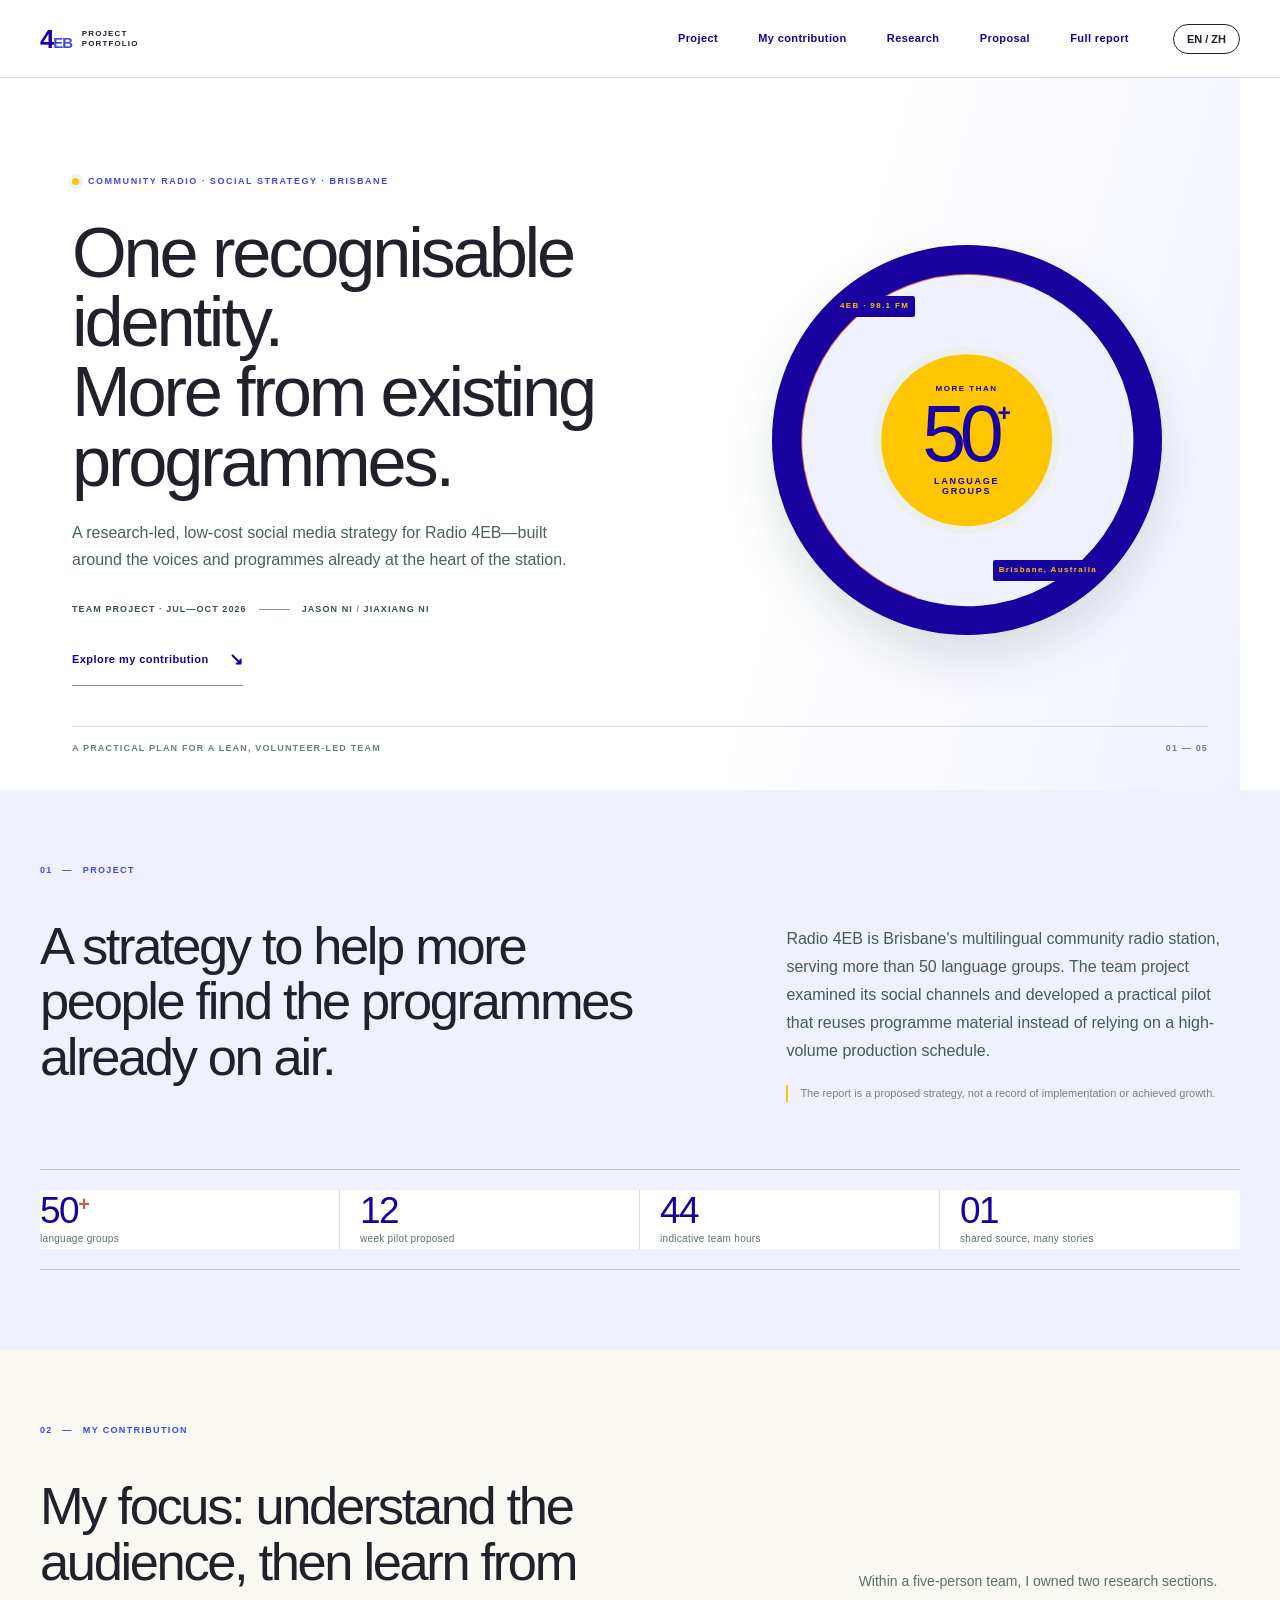
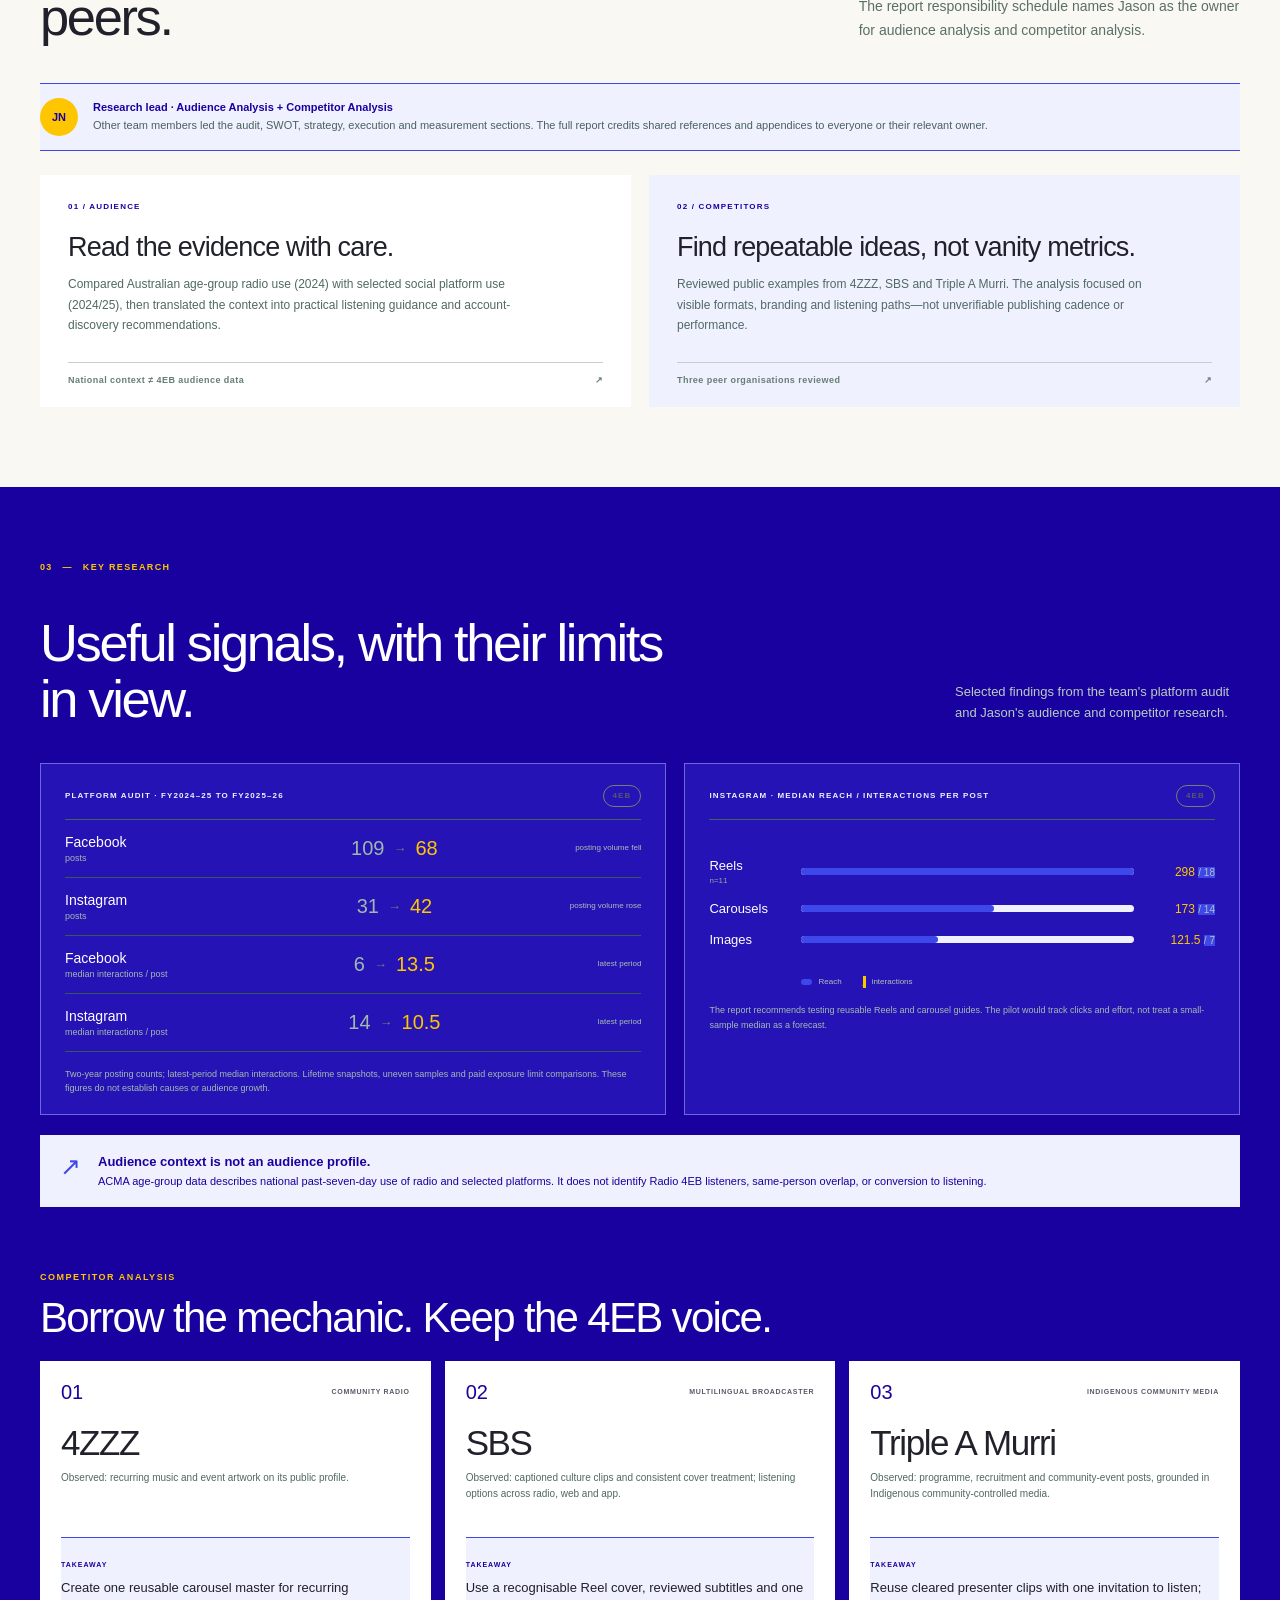
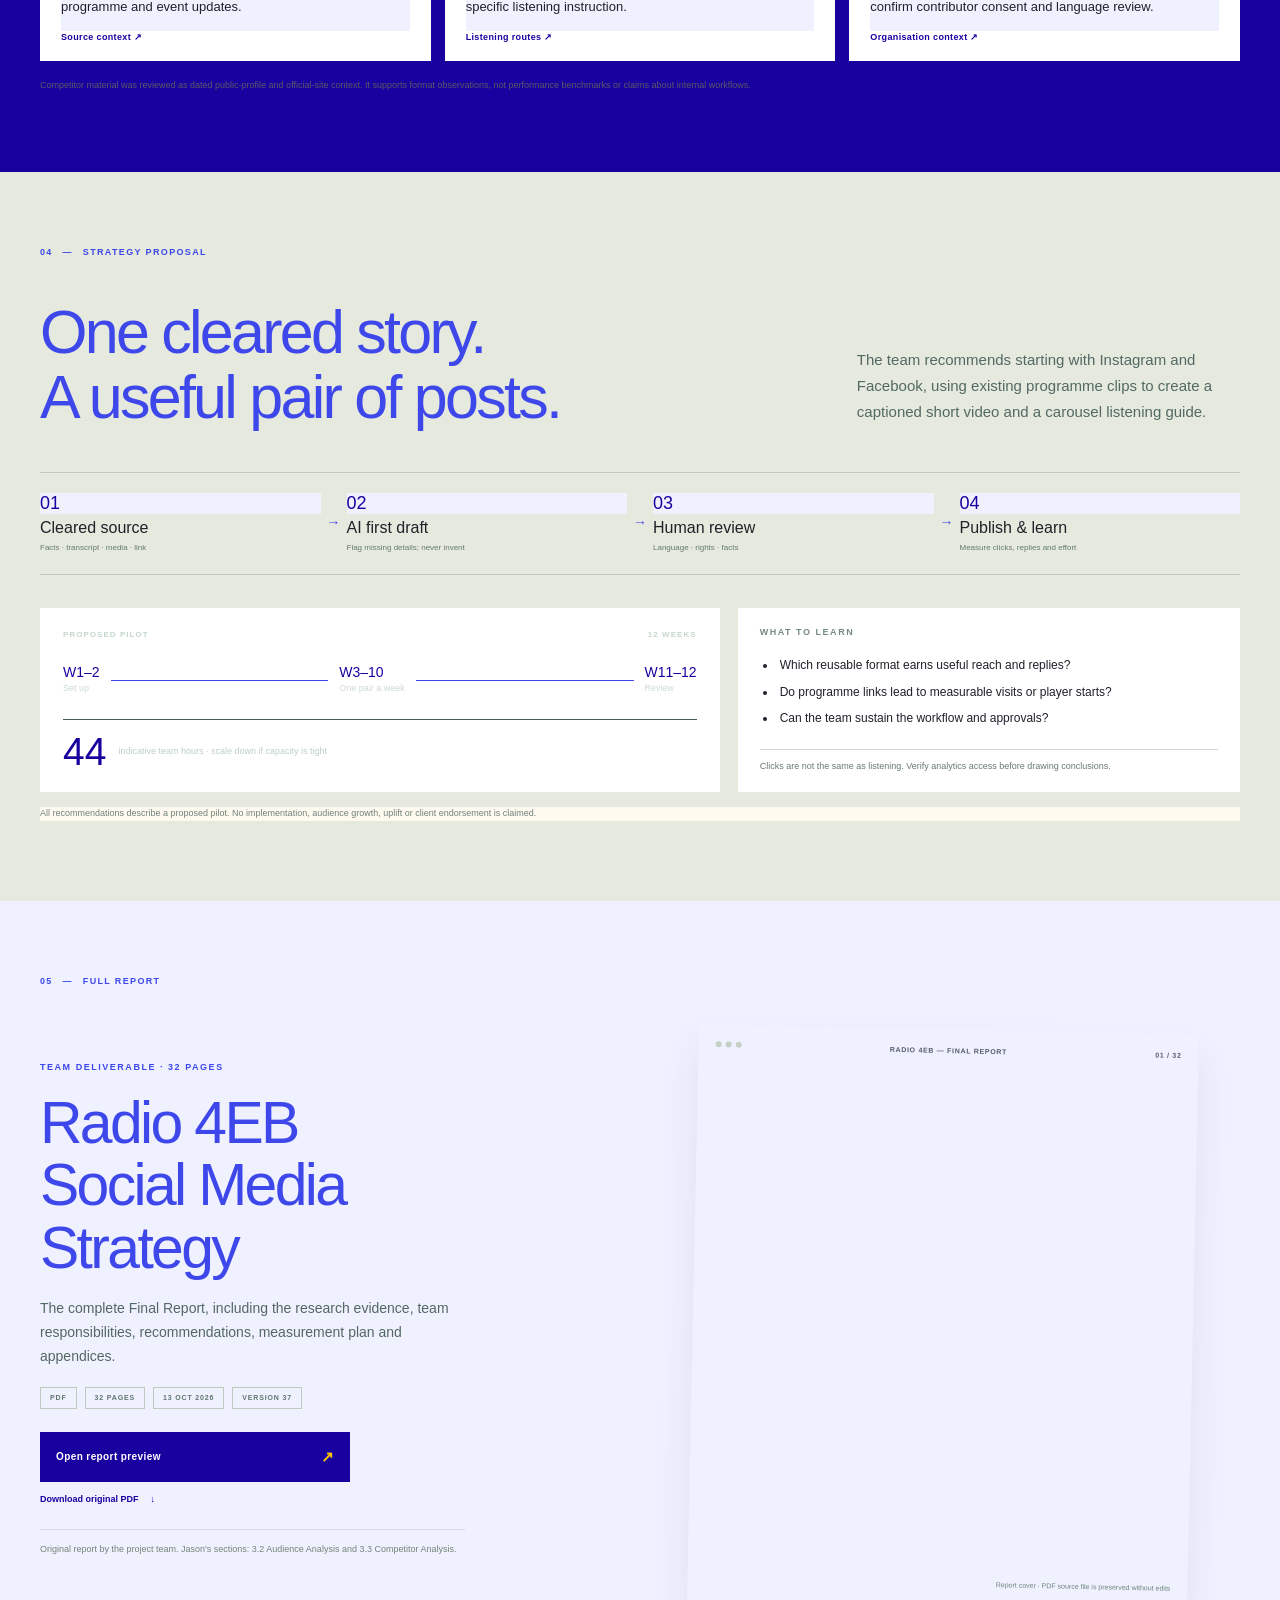
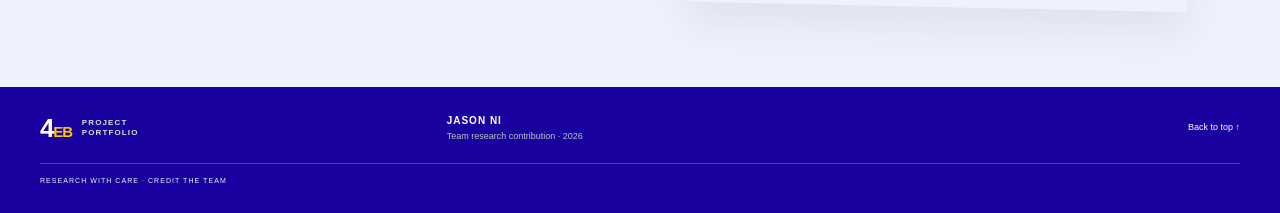
<file: index.html>
<!doctype html>
<html lang="en">
<head>
  <meta charset="utf-8">
  <meta name="viewport" content="width=device-width, initial-scale=1">
  <meta name="theme-color" content="#f4f0e7">
  <meta name="description" content="A team social media strategy for Radio 4EB, with Jason Ni's audience and competitor research contributions.">
  <title>Radio 4EB — Strategy Portfolio | Jason Ni</title>
  <link rel="stylesheet" href="assets/site.css?v=20261020-5">
  <script src="assets/site.js?v=20261020-5" defer></script>
</head>
<body>
  <a class="skip-link" href="#main" data-en="Skip to content" data-zh="跳到正文">Skip to content</a>
  <header class="site-header">
    <a class="wordmark" href="#top" aria-label="Radio 4EB portfolio home"><span class="wordmark-icon">4<span>EB</span></span><span class="wordmark-label">PROJECT<br>PORTFOLIO</span></a>
    <nav class="primary-nav" aria-label="Main navigation">
      <a href="#project" data-en="Project" data-zh="项目">Project</a>
      <a href="#contribution" data-en="My contribution" data-zh="个人贡献">My contribution</a>
      <a href="#research" data-en="Research" data-zh="研究">Research</a>
      <a href="#proposal" data-en="Proposal" data-zh="策略建议">Proposal</a>
      <a href="#report" data-en="Full report" data-zh="完整报告">Full report</a>
    </nav>
    <button class="language-toggle" type="button" aria-label="切换到中文" aria-pressed="false">中文</button>
  </header>

  <main id="main">
    <section class="hero" id="top" aria-labelledby="hero-title">
      <div class="hero-copy">
        <p class="eyebrow"><span class="live-dot"></span><span data-en="COMMUNITY RADIO · SOCIAL STRATEGY · BRISBANE" data-zh="社区广播 · 社交媒体策略 · 布里斯班">COMMUNITY RADIO · SOCIAL STRATEGY · BRISBANE</span></p>
        <h1 id="hero-title" data-en="One recognisable identity.<br>More from existing programmes." data-zh="统一的品牌识别。<br>让现有节目内容发挥更多价值。">One recognisable identity.<br>More from existing programmes.</h1>
        <p class="hero-deck" data-en="A research-led, low-cost social media strategy for Radio 4EB—built around the voices and programmes already at the heart of the station." data-zh="一份以研究为基础、注重低成本的 Radio 4EB 社交媒体策略，围绕电台已有的节目与声音展开。">A research-led, low-cost social media strategy for Radio 4EB—built around the voices and programmes already at the heart of the station.</p>
        <div class="hero-meta"><span data-en="TEAM PROJECT · JUL—OCT 2026" data-zh="团队项目 · 2026年7月至10月">TEAM PROJECT · JUL—OCT 2026</span><span class="meta-rule"></span><span>JASON NI <span class="muted">/</span> JIAXIANG NI</span></div>
        <a class="text-link" href="#contribution"><span data-en="Explore my contribution" data-zh="了解我的个人贡献">Explore my contribution</span><span aria-hidden="true">↘</span></a>
      </div>
      <div class="hero-art" aria-label="Abstract radio dial illustration" role="img">
        <div class="art-orbit orbit-one"></div><div class="art-orbit orbit-two"></div><div class="art-orbit orbit-three"></div>
        <div class="signal signal-a"></div><div class="signal signal-b"></div><div class="signal signal-c"></div>
        <div class="dial-center"><span class="dial-kicker">MORE THAN</span><strong>50<span>+</span></strong><span class="dial-caption" data-en="LANGUAGE<br>GROUPS" data-zh="多语言<br>社群">LANGUAGE<br>GROUPS</span></div>
        <span class="art-note note-top">4EB · 98.1 FM</span><span class="art-note note-bottom" data-en="Brisbane, Australia" data-zh="澳大利亚·布里斯班">Brisbane, Australia</span>
      </div>
      <div class="hero-footer"><span data-en="A practical plan for a lean, volunteer-led team" data-zh="为精简的志愿者团队制定的可执行方案">A practical plan for a lean, volunteer-led team</span><span>01 — 05</span></div>
    </section>

    <section class="intro section-pad" id="project">
      <div class="section-index">01 <span>—</span> <span data-en="PROJECT" data-zh="项目背景">PROJECT</span></div>
      <div class="intro-grid">
        <h2 data-en="A strategy to help more people find the programmes already on air." data-zh="让更多人发现电台已有节目的社交媒体策略。">A strategy to help more people find the programmes already on air.</h2>
        <div class="intro-body"><p data-en="Radio 4EB is Brisbane's multilingual community radio station, serving more than 50 language groups. The team project examined its social channels and developed a practical pilot that reuses programme material instead of relying on a high-volume production schedule." data-zh="Radio 4EB 是布里斯班的多语言社区电台，服务 50 多个语言社群。团队项目研究其社交媒体渠道，并提出一项可执行的试点方案：复用现有节目素材，而非依赖高频制作。">Radio 4EB is Brisbane's multilingual community radio station, serving more than 50 language groups. The team project examined its social channels and developed a practical pilot that reuses programme material instead of relying on a high-volume production schedule.</p><p class="fine-print" data-en="The report is a proposed strategy, not a record of implementation or achieved growth." data-zh="报告内容为策略建议，并非已实施项目或已实现增长业绩。">The report is a proposed strategy, not a record of implementation or achieved growth.</p></div>
      </div>
      <div class="fact-strip"><div><span class="fact-number">50<span>+</span></span><span data-en="language groups" data-zh="个语言社群">language groups</span></div><div><span class="fact-number">12</span><span data-en="week pilot proposed" data-zh="周试点方案">week pilot proposed</span></div><div><span class="fact-number">44</span><span data-en="indicative team hours" data-zh="团队预估工时">indicative team hours</span></div><div><span class="fact-number">01</span><span data-en="shared source, many stories" data-zh="一份素材，多种故事">shared source, many stories</span></div></div>
    </section>

    <section class="contribution section-pad" id="contribution">
      <div class="section-index">02 <span>—</span> <span data-en="MY CONTRIBUTION" data-zh="个人贡献">MY CONTRIBUTION</span></div>
      <div class="contribution-heading"><h2 data-en="My focus: understand the audience, then learn from peers." data-zh="我的重点：理解受众，再从同类机构中学习。">My focus: understand the audience, then learn from peers.</h2><p data-en="Within a five-person team, I owned two research sections. The report responsibility schedule names Jason as the owner for audience analysis and competitor analysis." data-zh="在五人团队中，我负责两项研究章节。报告分工表列明 Jason 负责受众分析与竞品分析。">Within a five-person team, I owned two research sections. The report responsibility schedule names Jason as the owner for audience analysis and competitor analysis.</p></div>
      <div class="ownership-note"><span class="ownership-mark">JN</span><p><strong data-en="Research lead · Audience Analysis + Competitor Analysis" data-zh="研究负责 · 受众分析 + 竞品分析">Research lead · Audience Analysis + Competitor Analysis</strong><br><span data-en="Other team members led the audit, SWOT, strategy, execution and measurement sections. The full report credits shared references and appendices to everyone or their relevant owner." data-zh="其他团队成员分别负责审计、SWOT、策略、执行与评估章节。完整报告将参考文献及附录归于全体成员或相关负责人。">Other team members led the audit, SWOT, strategy, execution and measurement sections. The full report credits shared references and appendices to everyone or their relevant owner.</span></p></div>
      <div class="contribution-grid">
        <article class="contribution-card"><span class="card-count">01 / AUDIENCE</span><h3 data-en="Read the evidence with care." data-zh="谨慎解读受众证据。">Read the evidence with care.</h3><p data-en="Compared Australian age-group radio use (2024) with selected social platform use (2024/25), then translated the context into practical listening guidance and account-discovery recommendations." data-zh="对照澳大利亚不同年龄组的广播使用情况（2024）与部分社交平台使用情况（2024/25），并据此提出清晰收听指引及账号发现建议。">Compared Australian age-group radio use (2024) with selected social platform use (2024/25), then translated the context into practical listening guidance and account-discovery recommendations.</p><div class="card-foot"><span data-en="National context ≠ 4EB audience data" data-zh="全国背景数据 ≠ 4EB 受众数据">National context ≠ 4EB audience data</span><span>↗</span></div></article>
        <article class="contribution-card"><span class="card-count">02 / COMPETITORS</span><h3 data-en="Find repeatable ideas, not vanity metrics." data-zh="提炼可复用做法，不追逐表面数据。">Find repeatable ideas, not vanity metrics.</h3><p data-en="Reviewed public examples from 4ZZZ, SBS and Triple A Murri. The analysis focused on visible formats, branding and listening paths—not unverifiable publishing cadence or performance." data-zh="研究 4ZZZ、SBS 与 Triple A Murri 的公开案例，重点比较可见的内容形式、品牌呈现与收听路径，不推测未经核实的发布频率或效果。">Reviewed public examples from 4ZZZ, SBS and Triple A Murri. The analysis focused on visible formats, branding and listening paths—not unverifiable publishing cadence or performance.</p><div class="card-foot"><span data-en="Three peer organisations reviewed" data-zh="对标三家同类机构">Three peer organisations reviewed</span><span>↗</span></div></article>
      </div>
    </section>

    <section class="research section-pad" id="research">
      <div class="section-index">03 <span>—</span> <span data-en="KEY RESEARCH" data-zh="关键研究">KEY RESEARCH</span></div>
      <div class="research-title"><h2 data-en="Useful signals, with their limits in view." data-zh="看见有用信号，也说明证据边界。">Useful signals, with their limits in view.</h2><p data-en="Selected findings from the team's platform audit and Jason's audience and competitor research." data-zh="以下为团队平台审计以及 Jason 的受众与竞品研究中的部分发现。">Selected findings from the team's platform audit and Jason's audience and competitor research.</p></div>
      <div class="metrics-layout">
        <div class="metric-panel"><div class="metric-heading"><span data-en="PLATFORM AUDIT · FY2024–25 TO FY2025–26" data-zh="平台审计 · 2024–25 至 2025–26 财年">PLATFORM AUDIT · FY2024–25 TO FY2025–26</span><span class="metric-source">4EB</span></div><div class="metric-row"><div class="metric-label">Facebook <small data-en="posts" data-zh="发帖数">posts</small></div><div class="metric-values"><span>109</span><span class="metric-arrow">→</span><strong>68</strong></div><span class="metric-caption" data-en="posting volume fell" data-zh="发帖量下降">posting volume fell</span></div><div class="metric-row"><div class="metric-label">Instagram <small data-en="posts" data-zh="发帖数">posts</small></div><div class="metric-values"><span>31</span><span class="metric-arrow">→</span><strong>42</strong></div><span class="metric-caption" data-en="posting volume rose" data-zh="发帖量上升">posting volume rose</span></div><div class="metric-row"><div class="metric-label">Facebook <small data-en="median interactions / post" data-zh="每帖互动中位数">median interactions / post</small></div><div class="metric-values"><span>6</span><span class="metric-arrow">→</span><strong>13.5</strong></div><span class="metric-caption" data-en="latest period" data-zh="最新期间">latest period</span></div><div class="metric-row"><div class="metric-label">Instagram <small data-en="median interactions / post" data-zh="每帖互动中位数">median interactions / post</small></div><div class="metric-values"><span>14</span><span class="metric-arrow">→</span><strong>10.5</strong></div><span class="metric-caption" data-en="latest period" data-zh="最新期间">latest period</span></div><p class="metric-caveat" data-en="Two-year posting counts; latest-period median interactions. Lifetime snapshots, uneven samples and paid exposure limit comparisons. These figures do not establish causes or audience growth." data-zh="发帖数为两年对比；互动数为最新期间中位数。数据为累计快照，样本不均且包含付费曝光，比较时须谨慎。不能据此推断原因或受众增长。">Two-year posting counts; latest-period median interactions. Lifetime snapshots, uneven samples and paid exposure limit comparisons. These figures do not establish causes or audience growth.</p></div>
        <div class="format-panel"><div class="metric-heading"><span data-en="INSTAGRAM · MEDIAN REACH / INTERACTIONS PER POST" data-zh="INSTAGRAM · 每帖触达/互动中位数">INSTAGRAM · MEDIAN REACH / INTERACTIONS PER POST</span><span class="metric-source">4EB</span></div><div class="format-bars"><div class="format-line"><div class="format-name">Reels <small>n=11</small></div><div class="bar-track"><span style="width:100%"></span></div><b>298 <i>/ 18</i></b></div><div class="format-line"><div class="format-name" data-en="Carousels" data-zh="轮播帖">Carousels <small>n=9</small></div><div class="bar-track"><span style="width:58%"></span></div><b>173 <i>/ 14</i></b></div><div class="format-line"><div class="format-name" data-en="Images" data-zh="图片帖">Images <small>n=22</small></div><div class="bar-track"><span style="width:41%"></span></div><b>121.5 <i>/ 7</i></b></div></div><div class="legend"><span><i class="legend-reach"></i><span data-en="Reach" data-zh="触达">Reach</span></span><span><i class="legend-interaction">/</i><span data-en="interactions" data-zh="互动">interactions</span></span></div><p class="metric-caveat" data-en="The report recommends testing reusable Reels and carousel guides. The pilot would track clicks and effort, not treat a small-sample median as a forecast." data-zh="报告建议试用可复用的 Reels 与轮播收听指南。试点应跟踪点击与工时，不应把小样本中位数当作效果预测。">The report recommends testing reusable Reels and carousel guides. The pilot would track clicks and effort, not treat a small-sample median as a forecast.</p></div>
      </div>
      <div class="audience-note"><div class="note-symbol">↗</div><p><strong data-en="Audience context is not an audience profile." data-zh="全国受众背景，不等于电台受众画像。">Audience context is not an audience profile.</strong><br><span data-en="ACMA age-group data describes national past-seven-day use of radio and selected platforms. It does not identify Radio 4EB listeners, same-person overlap, or conversion to listening." data-zh="ACMA 年龄组数据描述全国范围内过去七天的广播与部分平台使用情况；它不能说明 Radio 4EB 听众构成、同一人群的交叉使用或收听转化。">ACMA age-group data describes national past-seven-day use of radio and selected platforms. It does not identify Radio 4EB listeners, same-person overlap, or conversion to listening.</span></p></div>
      <div class="competitors-title"><span class="eyebrow" data-en="COMPETITOR ANALYSIS" data-zh="竞品对标">COMPETITOR ANALYSIS</span><h3 data-en="Borrow the mechanic. Keep the 4EB voice." data-zh="借鉴内容机制，保留 4EB 自身声音。">Borrow the mechanic. Keep the 4EB voice.</h3></div>
      <div class="competitor-grid">
        <article class="competitor"><div class="competitor-top"><span class="competitor-no">01</span><span class="competitor-type" data-en="COMMUNITY RADIO" data-zh="社区广播">COMMUNITY RADIO</span></div><h4>4ZZZ</h4><p class="observation" data-en="Observed: recurring music and event artwork on its public profile." data-zh="观察：公开主页持续呈现音乐与活动视觉。">Observed: recurring music and event artwork on its public profile.</p><div class="takeaway"><span data-en="TAKEAWAY" data-zh="可借鉴做法">TAKEAWAY</span><p data-en="Create one reusable carousel master for recurring programme and event updates." data-zh="为定期节目与活动信息制作可复用的轮播模板。">Create one reusable carousel master for recurring programme and event updates.</p></div><a href="https://4zzz.au/participate" target="_blank" rel="noreferrer" data-en="Source context ↗" data-zh="来源背景 ↗">Source context ↗</a></article>
        <article class="competitor"><div class="competitor-top"><span class="competitor-no">02</span><span class="competitor-type" data-en="MULTILINGUAL BROADCASTER" data-zh="多语言广播媒体">MULTILINGUAL BROADCASTER</span></div><h4>SBS</h4><p class="observation" data-en="Observed: captioned culture clips and consistent cover treatment; listening options across radio, web and app." data-zh="观察：带字幕的文化短片与统一封面；提供广播、网站与应用等收听途径。">Observed: captioned culture clips and consistent cover treatment; listening options across radio, web and app.</p><div class="takeaway"><span data-en="TAKEAWAY" data-zh="可借鉴做法">TAKEAWAY</span><p data-en="Use a recognisable Reel cover, reviewed subtitles and one specific listening instruction." data-zh="使用易识别的 Reels 封面、经审核的字幕和一条明确收听指引。">Use a recognisable Reel cover, reviewed subtitles and one specific listening instruction.</p></div><a href="https://help.sbs.com.au/hc/en-au/articles/8344240507663-Ways-to-listen-to-SBS-Audio-language-programs" target="_blank" rel="noreferrer" data-en="Listening routes ↗" data-zh="收听途径 ↗">Listening routes ↗</a></article>
        <article class="competitor"><div class="competitor-top"><span class="competitor-no">03</span><span class="competitor-type" data-en="INDIGENOUS COMMUNITY MEDIA" data-zh="原住民社区媒体">INDIGENOUS COMMUNITY MEDIA</span></div><h4>Triple A Murri</h4><p class="observation" data-en="Observed: programme, recruitment and community-event posts, grounded in Indigenous community-controlled media." data-zh="观察：节目、招募与社区活动内容，立足于原住民社区管理的媒体机构。">Observed: programme, recruitment and community-event posts, grounded in Indigenous community-controlled media.</p><div class="takeaway"><span data-en="TAKEAWAY" data-zh="可借鉴做法">TAKEAWAY</span><p data-en="Reuse cleared presenter clips with one invitation to listen; confirm contributor consent and language review." data-zh="复用已获许可的主持人片段，附上一条收听邀请；核实参与者授权与语言审核。">Reuse cleared presenter clips with one invitation to listen; confirm contributor consent and language review.</p></div><a href="https://triplea.org.au/about-us/" target="_blank" rel="noreferrer" data-en="Organisation context ↗" data-zh="机构背景 ↗">Organisation context ↗</a></article>
      </div>
      <p class="method-note" data-en="Competitor material was reviewed as dated public-profile and official-site context. It supports format observations, not performance benchmarks or claims about internal workflows." data-zh="竞品材料来自特定日期的公开主页与官方网站，只用于内容形式观察，并非效果基准，也不证明其内部工作流程。">Competitor material was reviewed as dated public-profile and official-site context. It supports format observations, not performance benchmarks or claims about internal workflows.</p>
    </section>

    <section class="proposal section-pad" id="proposal">
      <div class="section-index">04 <span>—</span> <span data-en="STRATEGY PROPOSAL" data-zh="策略建议">STRATEGY PROPOSAL</span></div>
      <div class="proposal-head"><h2 data-en="One cleared story.<br>A useful pair of posts." data-zh="一段获准素材。<br>组合成一对实用内容。">One cleared story.<br>A useful pair of posts.</h2><p data-en="The team recommends starting with Instagram and Facebook, using existing programme clips to create a captioned short video and a carousel listening guide." data-zh="团队建议从 Instagram 与 Facebook 开始，利用现有节目片段制作带字幕短视频与轮播收听指南。">The team recommends starting with Instagram and Facebook, using existing programme clips to create a captioned short video and a carousel listening guide.</p></div>
      <div class="workflow"><div class="workflow-step"><span>01</span><strong data-en="Cleared source" data-zh="已授权素材">Cleared source</strong><small data-en="Facts · transcript · media · link" data-zh="事实 · 文稿 · 素材 · 链接">Facts · transcript · media · link</small></div><div class="workflow-arrow">→</div><div class="workflow-step"><span>02</span><strong data-en="AI first draft" data-zh="AI 起草">AI first draft</strong><small data-en="Flag missing details; never invent" data-zh="标明缺失信息；不编造">Flag missing details; never invent</small></div><div class="workflow-arrow">→</div><div class="workflow-step"><span>03</span><strong data-en="Human review" data-zh="人工审核">Human review</strong><small data-en="Language · rights · facts" data-zh="语言 · 权利 · 事实">Language · rights · facts</small></div><div class="workflow-arrow">→</div><div class="workflow-step"><span>04</span><strong data-en="Publish & learn" data-zh="发布并复盘">Publish & learn</strong><small data-en="Measure clicks, replies and effort" data-zh="跟踪点击、回复和投入">Measure clicks, replies and effort</small></div></div>
      <div class="proposal-bottom"><div class="pilot-card"><div class="pilot-top"><span data-en="PROPOSED PILOT" data-zh="建议试点">PROPOSED PILOT</span><span>12 WEEKS</span></div><div class="pilot-timeline"><div><b>W1–2</b><span data-en="Set up" data-zh="准备">Set up</span></div><i></i><div><b>W3–10</b><span data-en="One pair a week" data-zh="每周一组内容">One pair a week</span></div><i></i><div><b>W11–12</b><span data-en="Review" data-zh="评估">Review</span></div></div><div class="pilot-stat"><strong>44</strong><span data-en="indicative team hours · scale down if capacity is tight" data-zh="团队预估工时 · 人手紧张时可减少频次">indicative team hours · scale down if capacity is tight</span></div></div>
        <div class="measure-card"><span class="eyebrow" data-en="WHAT TO LEARN" data-zh="需要验证什么">WHAT TO LEARN</span><ul><li data-en="Which reusable format earns useful reach and replies?" data-zh="哪些可复用形式能带来有效触达与回复？">Which reusable format earns useful reach and replies?</li><li data-en="Do programme links lead to measurable visits or player starts?" data-zh="节目链接是否带来可衡量访问或播放器启动？">Do programme links lead to measurable visits or player starts?</li><li data-en="Can the team sustain the workflow and approvals?" data-zh="团队能否持续完成工作流程与审批？">Can the team sustain the workflow and approvals?</li></ul><p data-en="Clicks are not the same as listening. Verify analytics access before drawing conclusions." data-zh="点击不等于收听。下结论前先核实分析工具权限。">Clicks are not the same as listening. Verify analytics access before drawing conclusions.</p></div></div>
      <p class="proposal-disclaimer" data-en="All recommendations describe a proposed pilot. No implementation, audience growth, uplift or client endorsement is claimed." data-zh="以上均为试点建议，不代表项目已实施、受众已增长、效果已有提升或获得客户背书。">All recommendations describe a proposed pilot. No implementation, audience growth, uplift or client endorsement is claimed.</p>
    </section>

    <section class="report section-pad" id="report">
      <div class="section-index">05 <span>—</span> <span data-en="FULL REPORT" data-zh="完整报告">FULL REPORT</span></div>
      <div class="report-layout"><div class="report-copy"><span class="eyebrow" data-en="TEAM DELIVERABLE · 32 PAGES" data-zh="团队成果 · 32 页">TEAM DELIVERABLE · 32 PAGES</span><h2 data-en="Radio 4EB<br>Social Media Strategy" data-zh="Radio 4EB<br>社交媒体策略">Radio 4EB<br>Social Media Strategy</h2><p data-en="The complete Final Report, including the research evidence, team responsibilities, recommendations, measurement plan and appendices." data-zh="完整 Final Report，包括研究证据、团队分工、策略建议、评估计划与附录。">The complete Final Report, including the research evidence, team responsibilities, recommendations, measurement plan and appendices.</p><div class="report-meta"><span>PDF</span><span>32 PAGES</span><span>13 OCT 2026</span><span>VERSION 37</span></div><a class="download-button" href="assets/Radio4EB_Final_Report.pdf" target="_blank" rel="noreferrer"><span data-en="Open report preview" data-zh="在线预览报告">Open report preview</span><span aria-hidden="true">↗</span></a><a class="download-link" href="assets/Radio4EB_Final_Report.pdf" download><span data-en="Download original PDF" data-zh="下载原始 PDF">Download original PDF</span><span aria-hidden="true">↓</span></a><p class="pdf-note" data-en="Original report by the project team. Jason's sections: 3.2 Audience Analysis and 3.3 Competitor Analysis." data-zh="团队原始报告。Jason 负责第 3.2 节受众分析与第 3.3 节竞品分析。">Original report by the project team. Jason's sections: 3.2 Audience Analysis and 3.3 Competitor Analysis.</p></div><div class="report-preview"><div class="preview-toolbar"><span><i></i><i></i><i></i></span><span>RADIO 4EB — FINAL REPORT</span><span>01 / 32</span></div><iframe class="pdf-frame" title="Radio 4EB Final Report PDF preview" hidden></iframe><div class="preview-cover" data-pdf-fallback><div class="preview-symbol">4<span>EB</span></div><div class="cover-line"></div><p>RADIO 4EB<br>SOCIAL MEDIA<br>STRATEGY</p><small>A practical plan for Radio 4EB</small><div class="cover-stamp">TEAM<br>PROJECT</div></div><div class="preview-caption" data-en="Report cover · PDF source file is preserved without edits" data-zh="报告封面 · PDF 原件保持不变">Report cover · PDF source file is preserved without edits</div></div></div>
    </section>
  </main>
  <footer class="site-footer"><a class="wordmark footer-mark" href="#top"><span class="wordmark-icon">4<span>EB</span></span><span class="wordmark-label">PROJECT<br>PORTFOLIO</span></a><p><strong>JASON NI</strong><br><span data-en="Team research contribution · 2026" data-zh="团队研究贡献 · 2026">Team research contribution · 2026</span></p><a class="back-top" href="#top" data-en="Back to top ↑" data-zh="回到顶部 ↑">Back to top ↑</a><span class="footer-caption" data-en="RESEARCH WITH CARE · CREDIT THE TEAM" data-zh="审慎研究 · 尊重团队贡献">RESEARCH WITH CARE · CREDIT THE TEAM</span></footer>
</body>
</html>
</file>
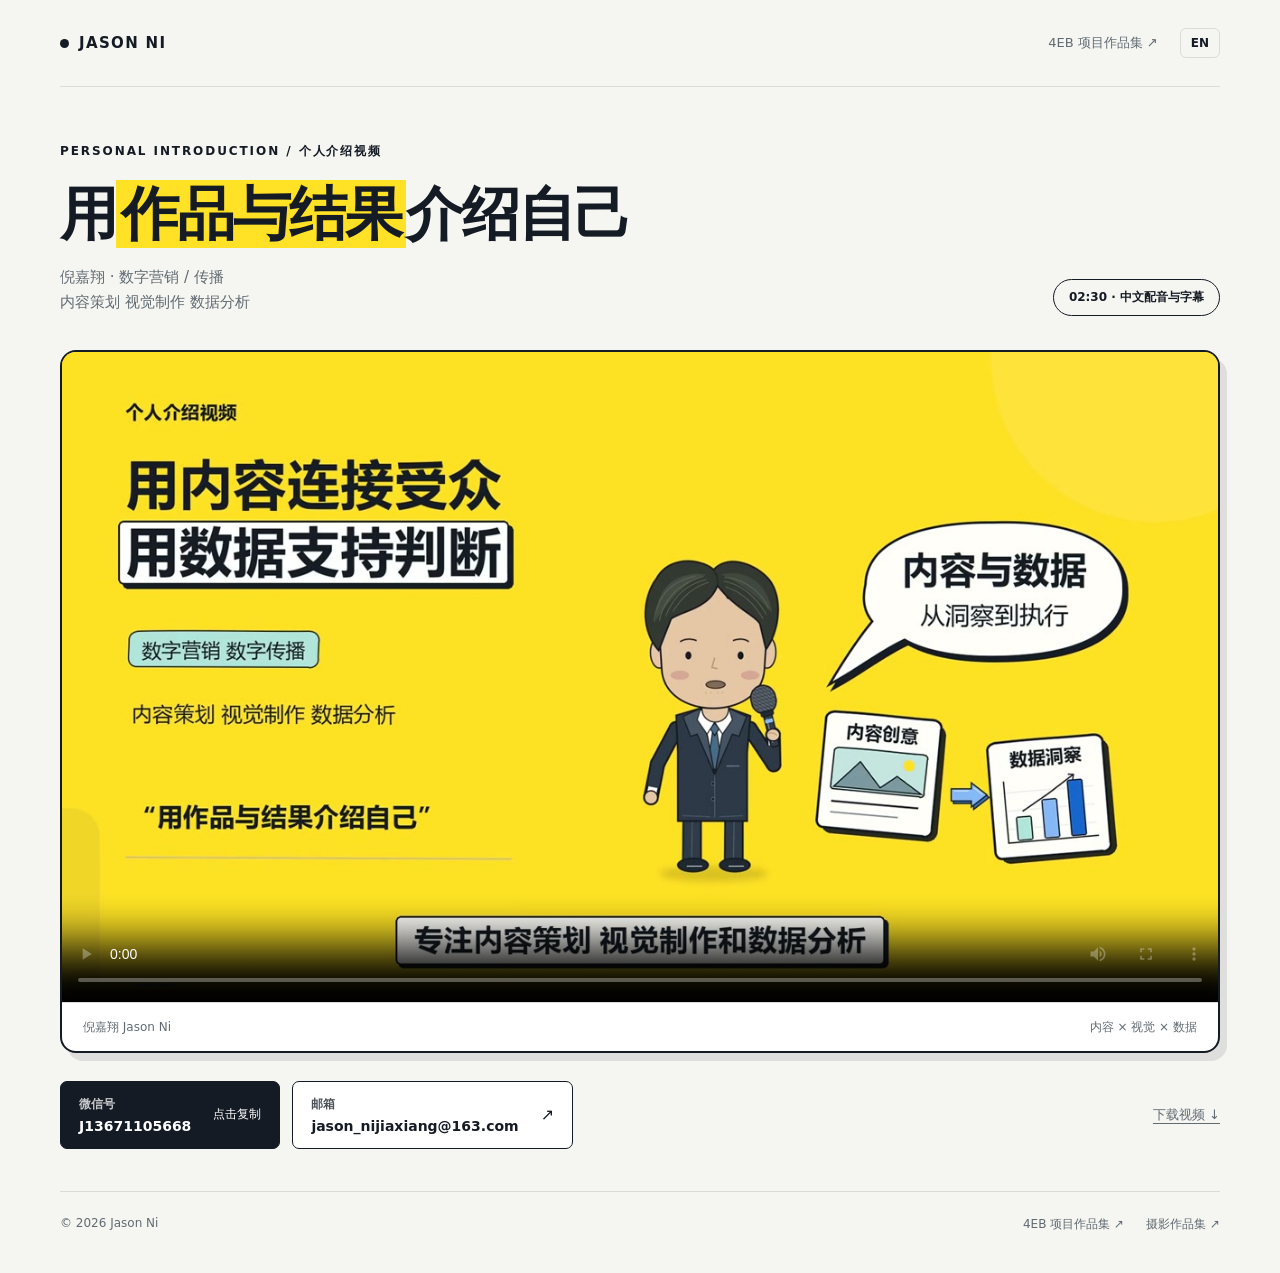
<file: intro-video.html>
<!doctype html>
<html lang="zh-CN">
<head>
  <meta charset="utf-8">
  <meta name="viewport" content="width=device-width,initial-scale=1">
  <meta name="theme-color" content="#f5f5f1">
  <meta name="description" content="倪嘉翔的个人介绍视频 数字营销与传播 内容策划 视觉制作与数据分析">
  <title>个人介绍视频 · 倪嘉翔 Jason Ni</title>
  <style>
    :root{color-scheme:light;--ink:#151b24;--paper:#f5f5f1;--line:#d9dcd8;--yellow:#ffe126;--muted:#616b72}
    *{box-sizing:border-box}html{scroll-behavior:smooth}body{margin:0;background:var(--paper);color:var(--ink);font-family:Inter,"PingFang SC","Microsoft YaHei",system-ui,sans-serif;-webkit-font-smoothing:antialiased}
    a{color:inherit;text-decoration:none}a:focus-visible,button:focus-visible,video:focus-visible{outline:3px solid #276bc2;outline-offset:6px}
    .wrap{width:min(1160px,calc(100% - 64px));margin:auto}.header{display:flex;align-items:center;justify-content:space-between;gap:20px;padding:26px 0;border-bottom:1px solid var(--line)}
    .brand{font-weight:800;letter-spacing:.09em;font-size:15px}.brand span{display:inline-block;width:9px;height:9px;background:var(--ink);border-radius:50%;margin-right:10px}.header-actions{display:flex;align-items:center;gap:22px}.language{font:inherit;font-size:12px;font-weight:700;color:var(--ink);background:transparent;border:1px solid var(--line);border-radius:6px;padding:7px 10px;cursor:pointer}.language:focus-visible{outline:3px solid #276bc2;outline-offset:4px}.back{font-size:13px;color:var(--muted);padding:8px 0}.back:hover{color:var(--ink)}
    main{padding-top:56px}.eyebrow{font-size:12px;font-weight:750;letter-spacing:.16em;margin:0 0 20px}.heading{display:flex;align-items:flex-end;justify-content:space-between;gap:24px;margin-bottom:34px}
    h1{font-size:clamp(31px,4.6vw,58px);line-height:1.2;letter-spacing:-.035em;margin:0;font-weight:850}h1 mark{background:var(--yellow);color:inherit;padding:0 .09em;box-decoration-break:clone;-webkit-box-decoration-break:clone}
    .intro{margin:15px 0 0;font-size:15px;color:var(--muted);line-height:1.7}.duration{flex-shrink:0;font-size:12px;font-weight:750;border:1px solid var(--ink);border-radius:100px;padding:9px 15px;white-space:nowrap}
    .player{background:var(--ink);border:2px solid var(--ink);border-radius:16px;overflow:hidden;box-shadow:7px 8px 0 rgba(21,27,36,.10)}
    video{display:block;width:100%;height:auto;aspect-ratio:16/9;background:var(--yellow);object-fit:contain}.player-note{margin:0;padding:15px 21px;background:#fff;color:var(--muted);font-size:12px;line-height:1.5;border-top:1px solid var(--line);display:flex;justify-content:space-between;gap:15px}
    .error{background:#fff6da;margin:0;padding:16px 22px;font-size:14px}.error a{text-decoration:underline}.actions{display:flex;align-items:center;justify-content:space-between;gap:24px;padding:28px 0 42px}
    .contact-links{display:flex;flex-wrap:wrap;gap:12px;min-width:0}.contact{display:inline-flex;align-items:center;justify-content:space-between;gap:22px;background:var(--ink);color:#fff;border:1px solid var(--ink);border-radius:7px;padding:14px 18px;font:inherit;text-align:left;cursor:pointer;min-width:220px}.contact:hover{background:#303b49}.contact-text{display:flex;flex-direction:column;gap:5px;min-width:0}.contact-label{font-size:12px;font-weight:600;opacity:.76}.contact-value{font-size:14px;font-weight:700;overflow-wrap:anywhere}.copy-hint{font-size:12px;white-space:nowrap}.contact-email{background:#fff;color:var(--ink)}.contact-email:hover{background:#eeeeda}.download{font-size:13px;text-decoration:underline;text-underline-offset:4px;color:var(--muted);white-space:nowrap}.contact-status{flex-basis:100%;margin:0;font-size:12px;color:var(--muted)}.contact-status:empty{display:none}
    .footer{border-top:1px solid var(--line);padding:24px 0 40px;display:flex;justify-content:space-between;gap:20px;font-size:12px;color:var(--muted)}.footer-links{display:flex;gap:22px}.footer-links a:hover{text-decoration:underline}
    @media(max-width:640px){.wrap{width:calc(100% - 32px)}.header{padding:19px 0}.brand{font-size:13px}.back{font-size:12px}main{padding-top:34px}.eyebrow{font-size:10px;margin-bottom:15px}.heading{display:block;margin-bottom:25px}.intro{font-size:13px;margin-top:12px}.duration{display:inline-block;margin-top:19px;padding:6px 11px;font-size:11px}.player{border-radius:10px;box-shadow:4px 5px 0 rgba(21,27,36,.1)}.player-note{font-size:10px;padding:11px 12px;gap:8px}.actions{padding:24px 0 30px;flex-wrap:wrap;gap:18px}.contact-links{width:100%;flex-direction:column}.contact{width:100%;min-width:0;padding:13px 15px}.contact-value{font-size:14px}.download{font-size:12px}.footer{flex-direction:column;gap:17px;padding-top:20px}.footer-links{gap:20px}}
    @media(prefers-reduced-motion:reduce){html{scroll-behavior:auto}}
  </style>
</head>
<body>
  <div class="wrap">
    <header class="header">
      <a class="brand" href="./" aria-label="返回 Jason Ni 的 4EB 项目作品集"><span aria-hidden="true"></span>JASON NI</a>
      <div class="header-actions"><a class="back" href="./" data-zh="4EB 项目作品集 ↗" data-en="4EB project portfolio ↗">4EB 项目作品集 ↗</a><button class="language" id="language-toggle" type="button" aria-label="Switch to English">EN</button></div>
    </header>
    <main>
      <p class="eyebrow">PERSONAL INTRODUCTION / 个人介绍视频</p>
      <div class="heading">
        <div><h1 data-zh="用<mark>作品与结果</mark>介绍自己" data-en="Let my <mark>work and results</mark> introduce me">用<mark>作品与结果</mark>介绍自己</h1><p class="intro" id="video-summary" data-zh="倪嘉翔 · 数字营销 / 传播<br>内容策划 视觉制作 数据分析" data-en="Jason Ni · Digital marketing / communication<br>Content planning · Visual production · Data analysis">倪嘉翔 · 数字营销 / 传播<br>内容策划 视觉制作 数据分析</p></div>
        <span class="duration" data-zh="02:30 · 中文配音与字幕" data-en="02:30 · Chinese voice &amp; captions">02:30 · 中文配音与字幕</span>
      </div>
      <div class="player">
        <video id="intro-video" controls playsinline preload="metadata" width="1920" height="1080" poster="assets/jason-ni-introduction-poster.jpg" aria-label="倪嘉翔的个人介绍视频" aria-describedby="video-summary">
          <source src="assets/jason-ni-introduction-v47.mp4" type="video/mp4">
          你的浏览器暂不支持内嵌视频 <a href="assets/jason-ni-introduction-v47.mp4">点击打开视频</a>
        </video>
        <p class="error" id="video-error" role="status" hidden>视频暂时无法加载 <a href="assets/jason-ni-introduction-v47.mp4">直接打开视频文件 ↗</a></p>
        <div class="player-note"><span>倪嘉翔 Jason Ni</span><span data-zh="内容 × 视觉 × 数据" data-en="CONTENT × VISUAL × DATA">内容 × 视觉 × 数据</span></div>
      </div>
      <div class="actions"><div class="contact-links">
        <button class="contact" id="wechat-copy" type="button" aria-label="复制微信号 J13671105668"><span class="contact-text"><span class="contact-label" data-zh="微信号" data-en="WeChat ID">微信号</span><span class="contact-value" id="wechat-id">J13671105668</span></span><span class="copy-hint" id="wechat-copy-label" data-zh="点击复制" data-en="Copy ID">点击复制</span></button>
        <a class="contact contact-email" href="mailto:jason_nijiaxiang@163.com"><span class="contact-text"><span class="contact-label" data-zh="邮箱" data-en="Email">邮箱</span><span class="contact-value">jason_nijiaxiang@163.com</span></span><span aria-hidden="true">↗</span></a>
        <p class="contact-status" id="contact-status" role="status" aria-live="polite"></p>
      </div><a class="download" href="assets/jason-ni-introduction-v47.mp4" download="倪嘉翔_个人介绍视频.mp4" data-zh="下载视频 ↓" data-en="Download video ↓">下载视频 ↓</a></div>
    </main>
    <footer class="footer"><span>© 2026 Jason Ni</span><nav class="footer-links" aria-label="其他作品"><a href="./" data-zh="4EB 项目作品集 ↗" data-en="4EB project portfolio ↗">4EB 项目作品集 ↗</a><a href="https://jasonni-design.github.io/photography-portfolio/" data-zh="摄影作品集 ↗" data-en="Photography portfolio ↗">摄影作品集 ↗</a></nav></footer>
  </div>
  <script>
    document.getElementById('intro-video').addEventListener('error',function(){document.getElementById('video-error').hidden=false});
    const wechatButton=document.getElementById('wechat-copy');
    const copyLabel=document.getElementById('wechat-copy-label');
    const contactStatus=document.getElementById('contact-status');
    let copyReset;
    wechatButton.addEventListener('click',async function(){
      const english=document.documentElement.lang==='en';
      clearTimeout(copyReset);
      try{
        await navigator.clipboard.writeText(document.getElementById('wechat-id').textContent);
        copyLabel.textContent=english?'Copied ✓':'已复制 ✓';
        contactStatus.textContent=english?'WeChat ID copied Open WeChat to add a contact':'微信号已复制 打开微信搜索即可添加';
      }catch(error){
        const selection=window.getSelection();
        const range=document.createRange();
        range.selectNodeContents(document.getElementById('wechat-id'));
        selection.removeAllRanges();selection.addRange(range);
        contactStatus.textContent=english?'Select and copy the WeChat ID shown above':'请长按或选中上方微信号复制';
      }
      copyReset=setTimeout(function(){copyLabel.textContent=document.documentElement.lang==='en'?'Copy ID':'点击复制';contactStatus.textContent=''},5000);
    });
    const languageButton=document.getElementById('language-toggle');
    languageButton.addEventListener('click',function(){const language=document.documentElement.lang==='en'?'zh':'en';document.documentElement.lang=language==='zh'?'zh-CN':'en';clearTimeout(copyReset);contactStatus.textContent='';wechatButton.setAttribute('aria-label',language==='zh'?'复制微信号 J13671105668':'Copy WeChat ID J13671105668');document.querySelectorAll('[data-zh][data-en]').forEach(element=>element.innerHTML=element.getAttribute('data-'+language));languageButton.textContent=language==='zh'?'EN':'中文';languageButton.setAttribute('aria-label',language==='zh'?'Switch to English':'切换到中文')});
  </script>
</body>
</html>
</file>
<file: assets/site.css>
:root{--paper:#f4f0e7;--ink:#152c2b;--muted:#546664;--line:#c7d0c4;--green:#c2dc64;--lime:#d9ec88;--clay:#d66f4a;--sky:#b8d1ce;--dark:#12302e;--serif:Georgia,'Times New Roman',serif;--sans:Arial,Helvetica,'Microsoft YaHei','Noto Sans CJK SC',sans-serif;--page:1200px}
*{box-sizing:border-box}html{scroll-behavior:smooth;scroll-padding-top:76px}body{margin:0;background:var(--paper);color:var(--ink);font:16px/1.55 var(--sans);-webkit-font-smoothing:antialiased}a{color:inherit}.skip-link{position:absolute;left:1rem;top:-4rem;z-index:10;background:var(--green);padding:.7rem 1rem}.skip-link:focus{top:1rem}.site-header{height:78px;padding:0 max(28px,calc((100vw - var(--page))/2));display:flex;align-items:center;gap:44px;border-bottom:1px solid var(--line);position:sticky;top:0;background:rgba(244,240,231,.95);backdrop-filter:blur(12px);z-index:5}.wordmark{display:flex;align-items:center;gap:10px;text-decoration:none;flex-shrink:0}.wordmark-icon{font-weight:900;letter-spacing:-.12em;font-size:26px;color:var(--dark);line-height:1}.wordmark-icon span{font-size:15px;letter-spacing:-.08em;color:#49716b;margin-left:2px}.wordmark-label{font-size:8px;font-weight:700;letter-spacing:.14em;line-height:1.25}.primary-nav{display:flex;gap:clamp(17px,3.15vw,42px);margin-left:auto}.primary-nav a{text-decoration:none;color:#39514e;font-size:11px;font-weight:700;letter-spacing:.035em;white-space:nowrap}.primary-nav a:hover,.primary-nav a:focus{color:#ab5538}.language-toggle{border:1px solid var(--ink);border-radius:50px;padding:8px 13px;background:transparent;color:var(--ink);font-size:11px;font-weight:700;cursor:pointer;min-width:48px}.language-toggle:hover{background:var(--ink);color:white}.hero{min-height:570px;max-width:var(--page);margin:0 auto;padding:77px 32px 34px;display:grid;grid-template-columns:1.15fr .85fr;grid-template-rows:1fr auto;position:relative}.hero-copy{padding:20px 3vw 40px 0;align-self:center}.eyebrow{font-size:9px;line-height:1.5;letter-spacing:.17em;font-weight:700;color:#4f6d68;display:flex;align-items:center;gap:9px}.live-dot{width:7px;height:7px;border-radius:50%;background:#c96645;display:inline-block;box-shadow:0 0 0 4px #edd5c5}h1,h2,h3,h4,p{margin-top:0}h1,h2{font-family:var(--serif);font-weight:400;letter-spacing:-.045em}h1{font-size:clamp(42px,5.5vw,72px);line-height:.99;margin:29px 0 23px;max-width:690px}h1 br{display:block}.hero-deck{font:16px/1.7 var(--serif);color:#48615e;max-width:520px;margin:0 0 29px}.hero-meta{font-size:9px;font-weight:700;letter-spacing:.12em;display:flex;align-items:center;gap:12px;color:#37514d}.meta-rule{width:31px;height:1px;background:#829b93}.muted{color:#829b93}.text-link{display:inline-flex;align-items:center;gap:20px;padding:12px 0;margin-top:18px;text-decoration:none;border-bottom:1px solid #829b93;font-size:11px;letter-spacing:.04em;font-weight:700}.text-link span:last-child{font-size:17px}.hero-art{width:min(100%,390px);aspect-ratio:1;justify-self:center;align-self:center;position:relative;border-radius:50%;background:var(--dark);overflow:hidden;box-shadow:0 24px 50px #172d2b22}.hero-art:before{content:"";position:absolute;inset:8%;border-radius:50%;background:radial-gradient(circle at 38% 33%,#234a43 0,#1b3c39 47%,#142f2e 75%)}.art-orbit{position:absolute;border:1px solid rgba(195,220,100,.34);border-radius:50%;inset:12%;transform:rotate(-24deg)}.orbit-two{inset:19%;transform:rotate(29deg);border-color:#c3dc644b}.orbit-three{inset:27%;transform:rotate(70deg);border-color:#e8edce6b}.dial-center{position:absolute;z-index:1;left:50%;top:50%;transform:translate(-50%,-50%);width:44%;height:44%;border-radius:50%;background:var(--green);display:flex;flex-direction:column;align-items:center;justify-content:center;color:var(--dark);text-align:center;box-shadow:0 0 0 8px #c3dc641e}.dial-kicker{font-size:8px;letter-spacing:.19em;font-weight:800}.dial-center strong{font:normal 79px/.87 var(--serif);letter-spacing:-.08em;margin-top:4px}.dial-center strong span{font:700 23px var(--sans);vertical-align:top;letter-spacing:0}.dial-caption{font-size:9px;line-height:1.2;letter-spacing:.19em;font-weight:800;margin-top:7px}.signal{position:absolute;z-index:1;left:50%;top:50%;width:59%;height:59%;border:1px solid #f4f0e746;border-radius:50%;transform:translate(-50%,-50%)}.signal-a{width:68%;height:68%;border-right-color:transparent;border-bottom-color:transparent;transform:translate(-50%,-50%) rotate(16deg)}.signal-b{width:76%;height:76%;border-top-color:transparent;border-left-color:transparent;transform:translate(-50%,-50%) rotate(21deg)}.signal-c{width:85%;height:85%;border-left-color:#d66f4a;border-top-color:#d66f4a;border-bottom-color:transparent;transform:translate(-50%,-50%) rotate(-27deg)}.art-note{position:absolute;color:#ebf0d8;font-size:8px;letter-spacing:.17em;font-weight:700;z-index:2}.note-top{top:13%;left:16%}.note-bottom{bottom:14%;right:15%}.hero-footer{grid-column:1/-1;border-top:1px solid var(--line);padding-top:15px;display:flex;justify-content:space-between;font-size:9px;letter-spacing:.13em;text-transform:uppercase;font-weight:700;color:#6b817a}.section-pad{padding:74px max(32px,calc((100vw - var(--page))/2)) 80px}.section-index{font-size:9px;font-weight:800;letter-spacing:.15em;color:#60807a;margin-bottom:40px}.section-index>span:first-child{color:#bd775b;margin:0 6px}.intro{background:#e6e9dd}.intro-grid{display:grid;grid-template-columns:1.16fr .84fr;gap:10%;align-items:start}.intro h2,.research-title h2,.contribution-heading h2,.proposal-head h2,.report-copy h2{font-size:clamp(35px,4.1vw,55px);line-height:1.06;margin-bottom:0;max-width:700px}.intro-body{padding-top:7px;max-width:460px}.intro-body p{font:16px/1.75 var(--serif);color:#435c57}.fine-print{font:11px/1.6 var(--sans)!important;color:#75827a!important;border-left:2px solid var(--clay);padding-left:12px;margin-top:20px}.fact-strip{margin-top:56px;border-top:1px solid #b9c5b9;border-bottom:1px solid #b9c5b9;display:grid;grid-template-columns:repeat(4,1fr);padding:20px 0}.fact-strip>div{display:flex;flex-direction:column;gap:2px;padding:3px 20px;border-right:1px solid #bcc7bb}.fact-strip>div:first-child{padding-left:0}.fact-strip>div:last-child{border:0}.fact-number{font:37px/.95 var(--serif);letter-spacing:-.04em}.fact-number span{color:#c06443;font:600 20px var(--sans);vertical-align:top}.fact-strip>div>span:last-child{font-size:10px;letter-spacing:.03em;color:#5c726d}.contribution{background:#faf8f2}.contribution-heading{display:grid;grid-template-columns:1.15fr .65fr;gap:12%;align-items:end}.contribution-heading p{font:14px/1.75 var(--serif);color:#5a6f69;margin-bottom:2px}.ownership-note{display:flex;gap:15px;align-items:center;border-top:1px solid var(--line);border-bottom:1px solid var(--line);padding:14px 0;margin:38px 0 24px;font-size:11px;line-height:1.6;color:#49615d}.ownership-note p{margin:0}.ownership-note strong{font-size:11px;color:var(--ink)}.ownership-mark{width:38px;height:38px;background:var(--green);border-radius:50%;display:grid;place-items:center;flex-shrink:0;color:var(--dark);font:700 11px var(--serif)}.contribution-grid{display:grid;grid-template-columns:1fr 1fr;gap:18px}.contribution-card{background:#e8ede4;padding:26px 28px 20px;min-height:230px;display:flex;flex-direction:column}.contribution-card:nth-child(2){background:#eee9df}.card-count{font-size:8px;font-weight:800;letter-spacing:.15em;color:#66817b}.contribution-card h3{font:27px/1.08 var(--serif);letter-spacing:-.03em;margin:20px 0 12px}.contribution-card p{font-size:12px;line-height:1.7;color:#516964;max-width:470px;margin-bottom:26px}.card-foot{border-top:1px solid #c5d0c6;margin-top:auto;padding-top:11px;display:flex;justify-content:space-between;font-size:9px;color:#667d74;font-weight:700;letter-spacing:.05em}.research{background:var(--dark);color:#f4f0e7}.research .section-index{color:#c2dc64}.research-title{display:flex;justify-content:space-between;gap:12%;align-items:end;margin-bottom:36px}.research-title h2{max-width:650px}.research-title>p{max-width:285px;font:13px/1.65 var(--serif);color:#b9cbc3;margin-bottom:3px}.metrics-layout{display:grid;grid-template-columns:1.06fr .94fr;gap:18px}.metric-panel,.format-panel{background:#1e3b39;border:1px solid #49625c;padding:21px 24px 18px}.metric-heading{display:flex;justify-content:space-between;align-items:center;border-bottom:1px solid #45615a;padding-bottom:12px;font-size:8px;letter-spacing:.14em;font-weight:700;color:#c3d5ca}.metric-source{border:1px solid #6e8172;border-radius:30px;padding:4px 9px;color:var(--green)}.metric-row{display:grid;grid-template-columns:1.3fr 1fr .85fr;align-items:center;border-bottom:1px solid #3a5752;padding:14px 0}.metric-label{font:14px var(--serif)}.metric-label small{display:block;font:9px var(--sans);color:#a4b8af;margin-top:3px}.metric-values{display:flex;justify-content:center;gap:9px;align-items:center;font:20px var(--serif);color:#9fb8ac}.metric-values strong{color:var(--green);font-weight:400}.metric-arrow{font:13px var(--sans);color:#6b8177}.metric-caption{font-size:8px;color:#abc0b5;text-align:right}.metric-caveat{font-size:9px;line-height:1.6;color:#a5bab0;margin:15px 0 0}.format-bars{padding:22px 0 10px}.format-line{display:grid;grid-template-columns:80px 1fr 69px;gap:12px;align-items:center;margin:16px 0}.format-name{font:13px var(--serif)}.format-name small{display:block;color:#94aa9e;font:8px var(--sans);margin-top:3px}.bar-track{height:7px;background:#38544d;position:relative;border-radius:5px}.bar-track span{height:100%;display:block;background:var(--green);border-radius:5px}.format-line b{font:12px var(--sans);color:var(--green);text-align:right}.format-line b i{font:10px var(--serif);color:#aec2b5}.legend{display:flex;gap:21px;color:#aec2b5;font-size:8px;margin:3px 0 7px 92px}.legend>span{display:flex;align-items:center;gap:6px}.legend-reach{width:11px;height:6px;border-radius:4px;background:var(--green);display:inline-block}.legend-interaction{font:11px var(--sans);color:var(--green)}.audience-note{display:flex;gap:17px;padding:17px 20px;background:#e1e9d8;color:var(--dark);margin:20px 0 64px;align-items:flex-start}.note-symbol{font:25px var(--serif);color:#bf6546}.audience-note p{font-size:11px;line-height:1.6;margin:0}.audience-note strong{font-size:13px}.competitors-title{margin-bottom:21px}.competitors-title .eyebrow{color:var(--green);margin-bottom:10px}.competitors-title h3{font:clamp(28px,3.4vw,42px)/1.08 var(--serif);letter-spacing:-.04em;margin:0}.competitor-grid{display:grid;grid-template-columns:repeat(3,1fr);gap:14px}.competitor{background:#f3f0e7;color:var(--ink);padding:20px 21px 16px;display:flex;flex-direction:column;min-height:300px}.competitor-top{display:flex;justify-content:space-between;align-items:center;color:#72877c}.competitor-no{font:20px var(--serif);color:#c86b4b}.competitor-type{font-size:7px;font-weight:800;letter-spacing:.1em;text-align:right}.competitor h4{font:35px/.95 var(--serif);letter-spacing:-.04em;margin:22px 0 11px}.observation{font-size:10px;line-height:1.6;color:#506763;min-height:50px}.takeaway{padding-top:12px;border-top:1px solid #c6d0c5;margin-top:auto}.takeaway>span{font-size:7px;letter-spacing:.14em;font-weight:800;color:#71857c}.takeaway p{font:13px/1.45 var(--serif);margin:5px 0 14px}.competitor>a{font-size:9px;font-weight:700;letter-spacing:.04em;color:#a34e37;text-decoration:none}.competitor>a:hover{text-decoration:underline}.method-note{margin:17px 0 0;color:#a9bcb2;font-size:9px;line-height:1.6}.proposal{background:#e6e9dd}.proposal-head{display:grid;grid-template-columns:1.05fr .62fr;gap:14%;align-items:end}.proposal-head h2{font-size:clamp(38px,4.8vw,61px)}.proposal-head p{font:15px/1.75 var(--serif);color:#526964;margin:0 0 4px}.workflow{display:grid;grid-template-columns:1fr 26px 1fr 26px 1fr 26px 1fr;align-items:center;border-top:1px solid #bfc9bc;border-bottom:1px solid #bfc9bc;margin:42px 0 33px;padding:20px 0}.workflow-step{display:flex;flex-direction:column;gap:5px}.workflow-step>span{font:18px var(--serif);color:#c26846}.workflow-step strong{font:16px var(--serif);font-weight:400}.workflow-step small{font-size:8px;line-height:1.5;color:#647a71}.workflow-arrow{color:#9eafa2;font-size:14px;text-align:center}.proposal-bottom{display:grid;grid-template-columns:1.15fr .85fr;gap:18px}.pilot-card{background:var(--dark);color:#f4f0e7;padding:21px 23px}.pilot-top{display:flex;justify-content:space-between;color:#c5d7ca;font-size:8px;letter-spacing:.13em;font-weight:800}.pilot-timeline{display:flex;align-items:center;gap:11px;margin:23px 0}.pilot-timeline div{display:flex;flex-direction:column;gap:2px}.pilot-timeline b{font:14px var(--serif);color:var(--green)}.pilot-timeline span{font-size:9px;color:#ccdad0}.pilot-timeline i{height:1px;background:#546a5c;flex:1}.pilot-stat{border-top:1px solid #45615a;padding-top:13px;display:flex;align-items:center;gap:12px}.pilot-stat strong{font:39px/.95 var(--serif);color:var(--green)}.pilot-stat span{font-size:9px;line-height:1.45;color:#bdd0c3;max-width:250px}.measure-card{padding:18px 22px;background:#f6f4ed}.measure-card .eyebrow{color:#768b7d}.measure-card ul{padding-left:17px;margin:17px 0 13px}.measure-card li{font:12px/1.55 var(--serif);padding:0 0 8px 3px}.measure-card p{border-top:1px solid #d0d8cc;padding-top:10px;color:#687b70;font-size:9px;line-height:1.55;margin:0}.proposal-disclaimer{font-size:9px;color:#71827a;margin:15px 0 0}.report{background:#faf8f2}.report-layout{display:grid;grid-template-columns:.9fr 1.1fr;gap:10%;align-items:center}.report-copy .eyebrow{margin-bottom:17px}.report-copy h2{font-size:clamp(39px,4.6vw,60px)}.report-copy>p{font:14px/1.7 var(--serif);color:#526862;max-width:425px;margin:18px 0}.report-meta{display:flex;flex-wrap:wrap;gap:8px;margin:17px 0 23px}.report-meta span{border:1px solid #becabd;padding:5px 9px;font-size:7px;letter-spacing:.12em;font-weight:800;color:#60766e}.download-button{display:flex;justify-content:space-between;align-items:center;text-decoration:none;background:var(--dark);color:#f5f2e9;padding:13px 16px;max-width:310px;font-size:10px;font-weight:700;letter-spacing:.04em}.download-button:hover{background:#28524a}.download-button span:last-child{font-size:15px;color:var(--green)}.download-link{display:flex;gap:12px;align-items:center;text-decoration:none;margin:11px 0;font-size:9px;font-weight:700;color:#516b62}.download-link:hover{text-decoration:underline}.pdf-note{font:9px/1.6 var(--sans)!important;color:#73847a!important;margin-top:22px!important;border-top:1px solid var(--line);padding-top:12px}.report-preview{background:#e6e9dd;padding:17px;max-width:500px;width:100%;justify-self:center;box-shadow:0 20px 40px #19343114;transform:rotate(1.2deg)}.preview-toolbar{height:23px;display:flex;justify-content:space-between;font-size:7px;letter-spacing:.1em;color:#688078;font-weight:700}.preview-toolbar>span:first-child{display:flex;gap:4px}.preview-toolbar i{width:6px;height:6px;background:#c5d0c5;border-radius:50%}.preview-cover{position:relative;min-height:312px;background:var(--dark);color:#e7ecdc;padding:29px 33px;overflow:hidden}.preview-cover:before,.preview-cover:after{content:"";position:absolute;border:1px solid #d7eb8861;border-radius:50%;width:290px;height:290px;right:-109px;top:-43px}.preview-cover:after{width:226px;height:226px;right:-80px;top:-10px;border-color:#e7eee357}.preview-symbol{font-size:16px;line-height:1;font-weight:900;letter-spacing:-.12em;color:var(--green)}.preview-symbol span{font-size:10px}.cover-line{height:2px;width:47px;background:var(--clay);margin:49px 0 14px}.preview-cover>p{font:31px/.99 var(--serif);letter-spacing:.01em;margin:0 0 14px;position:relative;z-index:1}.preview-cover>small{font:9px var(--serif);color:#c0d0c3}.cover-stamp{position:absolute;bottom:25px;right:27px;border:1px solid #b5cc8d;color:#d2e887;border-radius:50%;width:53px;height:53px;display:grid;place-content:center;text-align:center;font-size:7px;letter-spacing:.1em;line-height:1.35;transform:rotate(12deg)}.preview-caption{text-align:right;font-size:7px;color:#6c847a;padding-top:10px}.site-footer{background:var(--dark);color:#e7ece0;padding:26px max(32px,calc((100vw - var(--page))/2));display:grid;grid-template-columns:1fr 1fr 1fr;align-items:center;gap:20px}.footer-mark .wordmark-icon{color:var(--green)}.footer-mark .wordmark-icon span{color:#c6d9c9}.footer-mark .wordmark-label{color:#d9e2d6}.site-footer p{font-size:9px;line-height:1.6;color:#b6c9bc;margin:0}.site-footer p strong{font-size:10px;color:#f2f0e8;letter-spacing:.1em}.back-top{justify-self:end;font-size:9px;text-decoration:none}.back-top:hover{text-decoration:underline}.footer-caption{grid-column:1/-1;border-top:1px solid #3b5952;padding-top:12px;font-size:7px;letter-spacing:.15em;color:#8fa69a}
@media(max-width:850px){.site-header{gap:18px;padding:0 22px}.primary-nav{gap:16px}.primary-nav a{font-size:10px}.hero{padding:58px 24px 30px;min-height:520px}.hero-art{width:min(100%,330px)}.section-pad{padding:62px 26px}.intro-grid,.contribution-heading,.proposal-head,.report-layout{gap:7%}.metrics-layout{grid-template-columns:1fr}.metric-panel,.format-panel{padding:18px 20px}.report-layout{grid-template-columns:1fr 1fr}.preview-cover{min-height:265px}.preview-cover>p{font-size:26px}}
@media(max-width:620px){html{scroll-padding-top:108px}.site-header{height:62px;padding:0 17px;gap:12px}.wordmark-icon{font-size:22px}.wordmark-icon span{font-size:13px}.wordmark-label{font-size:7px}.language-toggle{margin-left:auto;padding:7px 11px}.primary-nav{position:absolute;left:0;right:0;top:61px;height:42px;background:rgba(244,240,231,.97);border-bottom:1px solid var(--line);padding:0 16px;gap:23px;overflow-x:auto;scrollbar-width:none}.primary-nav::-webkit-scrollbar{display:none}.primary-nav a{font-size:9px}.hero{padding:68px 21px 24px;display:flex;flex-direction:column;align-items:stretch;min-height:auto}.hero-copy{padding:0 0 34px}.eyebrow{font-size:8px}.hero h1{font-size:clamp(43px,11vw,61px);margin:23px 0 18px}.hero-deck{font-size:15px;max-width:420px}.hero-meta{font-size:7px;gap:7px;flex-wrap:wrap}.hero-art{width:min(84vw,330px);margin:0 auto 29px}.hero-footer{font-size:7px;letter-spacing:.08em}.section-pad{padding:54px 21px 58px}.section-index{margin-bottom:29px;font-size:8px}.intro-grid,.contribution-heading,.proposal-head,.report-layout{display:grid;grid-template-columns:1fr;gap:23px}.intro h2,.research-title h2,.contribution-heading h2,.proposal-head h2,.report-copy h2{font-size:40px}.intro-body{padding:0}.intro-body p{font-size:15px}.fact-strip{grid-template-columns:1fr 1fr;margin-top:34px;padding:0}.fact-strip>div{padding:15px 10px;border-bottom:1px solid #bcc7bb}.fact-strip>div:nth-child(2){border-right:0}.fact-strip>div:nth-child(3){padding-left:0}.fact-number{font-size:32px}.fact-strip>div>span:last-child{font-size:9px}.contribution-heading{gap:17px}.contribution-heading p{font-size:13px}.ownership-note{margin:27px 0 16px;font-size:10px;align-items:flex-start}.contribution-card{padding:21px 20px 17px;min-height:0}.contribution-grid{grid-template-columns:1fr;gap:12px}.contribution-card h3{font-size:24px}.research-title{display:block;margin-bottom:22px}.research-title>p{margin-top:14px}.metric-panel,.format-panel{padding:15px 14px}.metric-heading{font-size:7px;letter-spacing:.08em}.metric-row{grid-template-columns:1fr auto;gap:2px;padding:12px 0}.metric-label{font-size:13px}.metric-values{grid-column:2;grid-row:1;justify-content:end;font-size:18px}.metric-caption{grid-column:1;text-align:left;font-size:8px}.format-line{grid-template-columns:70px 1fr 64px;gap:8px}.format-name{font-size:12px}.format-line b{font-size:10px}.audience-note{margin:17px 0 47px;padding:14px 15px}.competitor-grid{grid-template-columns:1fr;gap:10px}.competitor{min-height:0;padding:18px}.competitor h4{margin:16px 0 8px;font-size:31px}.observation{min-height:0}.proposal-head{gap:15px}.proposal-head p{font-size:14px}.workflow{grid-template-columns:1fr 18px 1fr;row-gap:19px;margin:28px 0 23px}.workflow-step:nth-of-type(4){grid-column:1}.workflow-step:nth-of-type(5){grid-column:2}.workflow-step:nth-of-type(6){grid-column:3}.workflow-step{gap:3px}.workflow-step strong{font-size:14px}.workflow-step small{font-size:7px}.workflow-arrow{font-size:12px}.proposal-bottom{grid-template-columns:1fr}.pilot-card{padding:18px}.pilot-timeline{gap:8px}.pilot-timeline b{font-size:12px}.pilot-timeline span{font-size:8px}.measure-card{padding:18px}.report-layout{gap:28px}.report-copy h2{font-size:44px}.report-copy>p{font-size:13px}.report-preview{max-width:430px;transform:none;padding:13px}.preview-cover{min-height:290px}.preview-cover>p{font-size:29px}.site-footer{padding:21px;grid-template-columns:1fr 1fr;gap:14px}.site-footer p{grid-column:1/-1;grid-row:2}.back-top{grid-column:2;grid-row:1}.footer-caption{font-size:6px}}
@media(prefers-reduced-motion:reduce){html{scroll-behavior:auto}*,*:before,*:after{animation-duration:.01ms!important;transition-duration:.01ms!important}}

.pdf-frame{display:block;border:0;width:100%;height:500px;background:#e6e9dd}.pdf-frame[hidden]{display:none}@media(max-width:620px){.workflow{grid-template-columns:1fr 1fr;row-gap:19px}.workflow-arrow{display:none}.pdf-frame{height:65vh;min-height:380px}.report-preview{transform:none;padding:13px}}

/* Radio 4EB report palette: indigo, signal blue, warm yellow, and pale lavender. */
:root{--paper:#fff;--ink:#20212a;--muted:#555b68;--line:#d8d9e3;--green:#fec601;--lime:#f0f1ff;--clay:#fec601;--sky:#f0f1ff;--dark:#19019f;--serif:Arial,Helvetica,'Microsoft YaHei','Noto Sans CJK SC',sans-serif}
body{background:#fff;color:#20212a}
.site-header{background:rgba(255,255,255,.96)}
.wordmark-icon span{color:#3e48ea}
.primary-nav a{color:#19019f}
.primary-nav a:hover,.primary-nav a:focus{color:#3e48ea}
.language-toggle:hover{background:#19019f;color:#fff}
.eyebrow,.section-index,.section-index>span:first-child,.metric-heading,.competitors-title h3,.proposal-head h2,.report-copy h2{color:#3e48ea}
.live-dot{background:#fec601;box-shadow:0 0 0 4px #f0f1ff}
.hero{background:linear-gradient(105deg,#fff 0%,#fff 62%,#f0f1ff 100%)}
.hero-art{background:#19019f}
.art-orbit{border-color:rgba(254,198,1,.58)}
.orbit-two{border-color:rgba(240,241,255,.72)}
.orbit-three{border-color:rgba(62,72,234,.8)}
.dial-center{background:#fec601;color:#19019f}
.dial-center strong span{color:#19019f}
.signal{background:#3e48ea}
.signal-b{background:#fec601}
.signal-c{background:#f0f1ff}
.art-note,.note-top,.note-bottom{color:#fff}
.hero-footer,.section-pad{border-color:#d8d9e3}
.section-pad:nth-of-type(even){background:#f0f1ff}
.fact-strip>div,.contribution-card,.metric-panel,.format-panel,.competitor,.pilot-card,.measure-card{background:#fff;border-color:#d8d9e3}
.fact-number,.card-count,.metric-values strong,.competitor-no,.takeaway>span,.workflow-step>span,.pilot-timeline b,.pilot-stat strong{color:#19019f}
.contribution-card:nth-child(2){background:#f0f1ff}
.ownership-note,.audience-note,.takeaway{background:#f0f1ff;border-color:#3e48ea}
.ownership-note strong,.audience-note strong{color:#19019f}
.bar-track{background:#f0f1ff}
.bar-track span,.format-line b i{background:#3e48ea}
.legend-reach{background:#3e48ea}
.legend-interaction{background:#fec601}
.competitor-top,.competitor-type,.metric-source,.method-note,.fine-print{color:#555b68}
.competitor>a,.text-link,.download-link{color:#19019f}
.competitor>a:hover,.download-link:hover{color:#3e48ea}
.workflow-step{border-color:#d8d9e3}
.workflow-step>span{background:#f0f1ff}
.workflow-arrow{color:#3e48ea}
.pilot-timeline i{background:#3e48ea}
.proposal-disclaimer{border-color:#fec601;background:#fffaf0}
.download-button{background:#19019f;color:#fff;border-color:#19019f}
.download-button:hover{background:#3e48ea;border-color:#3e48ea;color:#fff}
.download-link{border-color:#3e48ea}
.report-preview{background:#f0f1ff;border-color:#d8d9e3}
.preview-toolbar{color:#555b68}
.preview-cover{background:#19019f;color:#fff}
.preview-cover:before,.preview-cover:after{border-color:#fec601}
.preview-cover:after{background:#fec601}
.preview-symbol{color:#fec601}
.cover-line{background:#fec601}
.cover-stamp{color:#fff;border-color:#fec601}
.site-footer{background:#19019f;color:#fff}
.footer-mark .wordmark-icon,.site-footer p strong{color:#fff}
.footer-mark .wordmark-icon span,.back-top:hover{color:#fec601}
.back-top{border-color:rgba(255,255,255,.55);color:#fff}
.footer-caption{color:#f0f1ff}
.pdf-frame{background:#f0f1ff}
@media(max-width:620px){.site-header{background:rgba(255,255,255,.98)}.primary-nav{background:#fff;border-bottom:1px solid #d8d9e3}.hero{background:linear-gradient(180deg,#fff 0%,#f0f1ff 100%)}}
.art-note{color:#19019f}
.research .section-index,.research .section-index>span:first-child{color:#fec601}
.research-title h2,.competitors-title h3{color:#fff}
.metric-panel,.format-panel{background:#2513b5;border-color:#6d66df;color:#fff}
.research .metric-heading{color:#f0f1ff}
.metric-values strong{color:#fec601}
.note-symbol{color:#3e48ea}
.art-note{color:#fec601;background:#19019f;padding:4px 6px;border-radius:2px}
.section-pad.research{background:#19019f;color:#fff}
</file>
